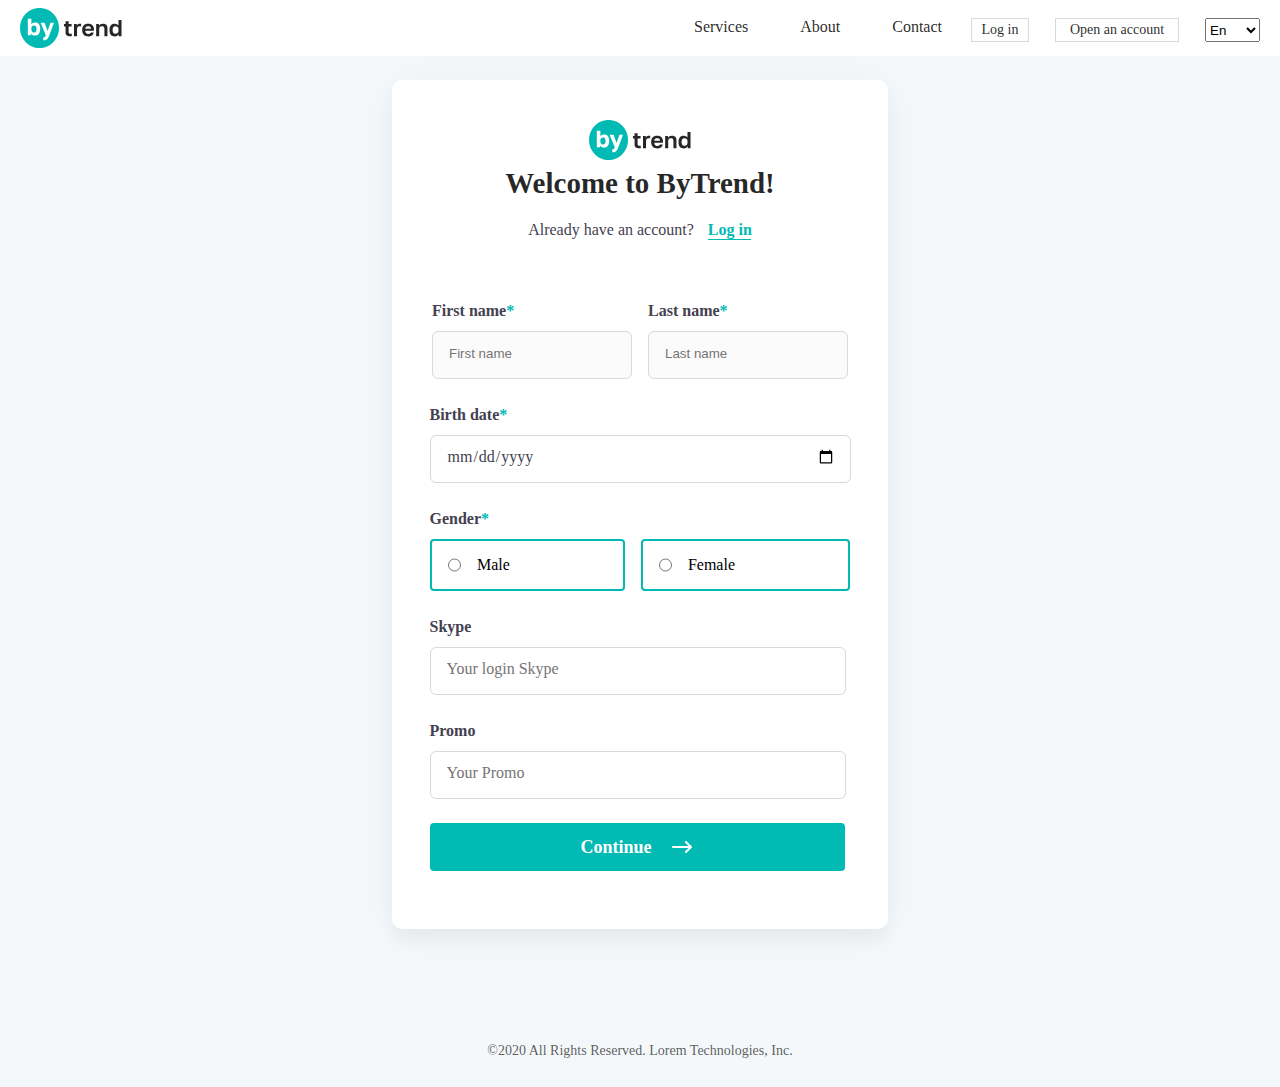
<file: index.html>
<!DOCTYPE html>
<html lang="en">
  <head>
    <meta charset="UTF-8" />
    <meta http-equiv="X-UA-Compatible" content="IE=edge" />
    <meta name="viewport" content="width=device-width, initial-scale=1.0" />
    <title>Document</title>
    <link rel="stylesheet" href="./css/style.css" />
  </head>
  <body>
    <header>
      <nav class="container navbar">
        <a href="#" class="logo">
          <img src="./images/image1.svg" alt="photo" />
        </a>
        <div class="dr5">
          <div class="nav-items">
            <a href="#" class="nav-link">Services</a>
            <a href="#" class="nav-link">About</a>
            <a href="#" class="nav-link">Contact</a>
          </div>
          <div class="nav-buttons">
            <button class="btn1">
              <a href="./pages/login.html" class="a1">Log in</a>
            </button>
            <button class="btn2">
              <a href="./index.html" class="a1">Open an account</a>
            </button>

            <form>
              <div class="form1">
                <select name="language" id="language">
                  <!-- <option value="">Choose language</option> -->
                  <option value="en">En</option>
                  <option value="uz">Uz</option>
                  <option value="ru">Ru</option>
                </select>
              </div>
            </form>
          </div>
        </div>
      </nav>
    </header>
    <main>
      <section class="register">
        <div class="container register-content">
          <div class="d4">
            <div class="d1"><img src="./images/image2.svg" alt="photo" /></div>
            <div class="d2">
              <p class="p1">Welcome to ByTrend!</p>
            </div>
            <div class="d3">
              <p class="p2">Already have an account?</p>
              <div class="d5">
                <a href="./pages/login.html" class="a2">Log in</a>
                <span class="line1"></span>
              </div>
            </div>
          </div>

          <form>
            <div class="d6">
              <div class="form2">
                <label for="First name" class="label1"
                  >First name<span style="color: #01bab3">*</span></label
                >
                <input
                  type="text"
                  placeholder="First name"
                  name="First name"
                  id="First name"
                  required
                  class="input1"
                />
              </div>
              <div class="form2">
                <label for="Last name" class="label1"
                  >Last name<span style="color: #01bab3">*</span></label
                >
                <input
                  type="text"
                  placeholder="Last name"
                  name="Last name"
                  id="Last name"
                  required
                  class="input1"
                />
              </div>
            </div>

            <div class="form3">
              <label for="Date" class="label3"
                >Birth date<span style="color: #01bab3">*</span></label
              >
              <input
                type="date"
                placeholder="06.12.1992"
                name="Date"
                id="Date"
                required
                class="input3"
              />
              <!-- <img
                src="./images/Date 16 - 24px.svg"
                alt="photo"
                class="image3"
              /> -->
            </div>
            <div class="form2">
              <label for="Gender" class="label1 ll"
                >Gender<span style="color: #01bab3">*</span></label
              >
              <div class="d9">
                <div class="d8">
                  <input
                    type="radio"
                    value="Male"
                    name="Gender"
                    id="Gender"
                    required
                    class="input1"
                  />
                  <div class="p5">Male</div>
                </div>
                <div class="d8">
                  <input
                    type="radio"
                    value="Female"
                    name="Gender"
                    id="Gender"
                    required
                    class="input1"
                  />
                  <div class="p5">Female</div>
                </div>
              </div>
            </div>
            <div class="form3">
              <label for="Skype" class="label3">Skype</label>
              <input
                type="text"
                placeholder="Your login Skype"
                name="Skype"
                id="Skype"
                required
                class="input4"
              />
            </div>
            <div class="form3">
              <label for="Promo" class="label3">Promo</label>
              <input
                type="text"
                placeholder="Your Promo"
                name="Promo"
                id="Promo"
                required
                class="input4"
              />
            </div>
            <button class="btn5" type="submit">
              <a href="./pages/continue.html" class="aaa3"
                >Continue<img src="./images/icon.svg" alt="phot" class="phot"
              /></a>
            </button>
          </form>
        </div>
      </section>
    </main>
    <footer>
      <div class="container footer-content">
        <div class="p6">
          ©2020 All Rights Reserved. Lorem Technologies, Inc.
        </div>
      </div>
    </footer>
  </body>
</html>
</file>
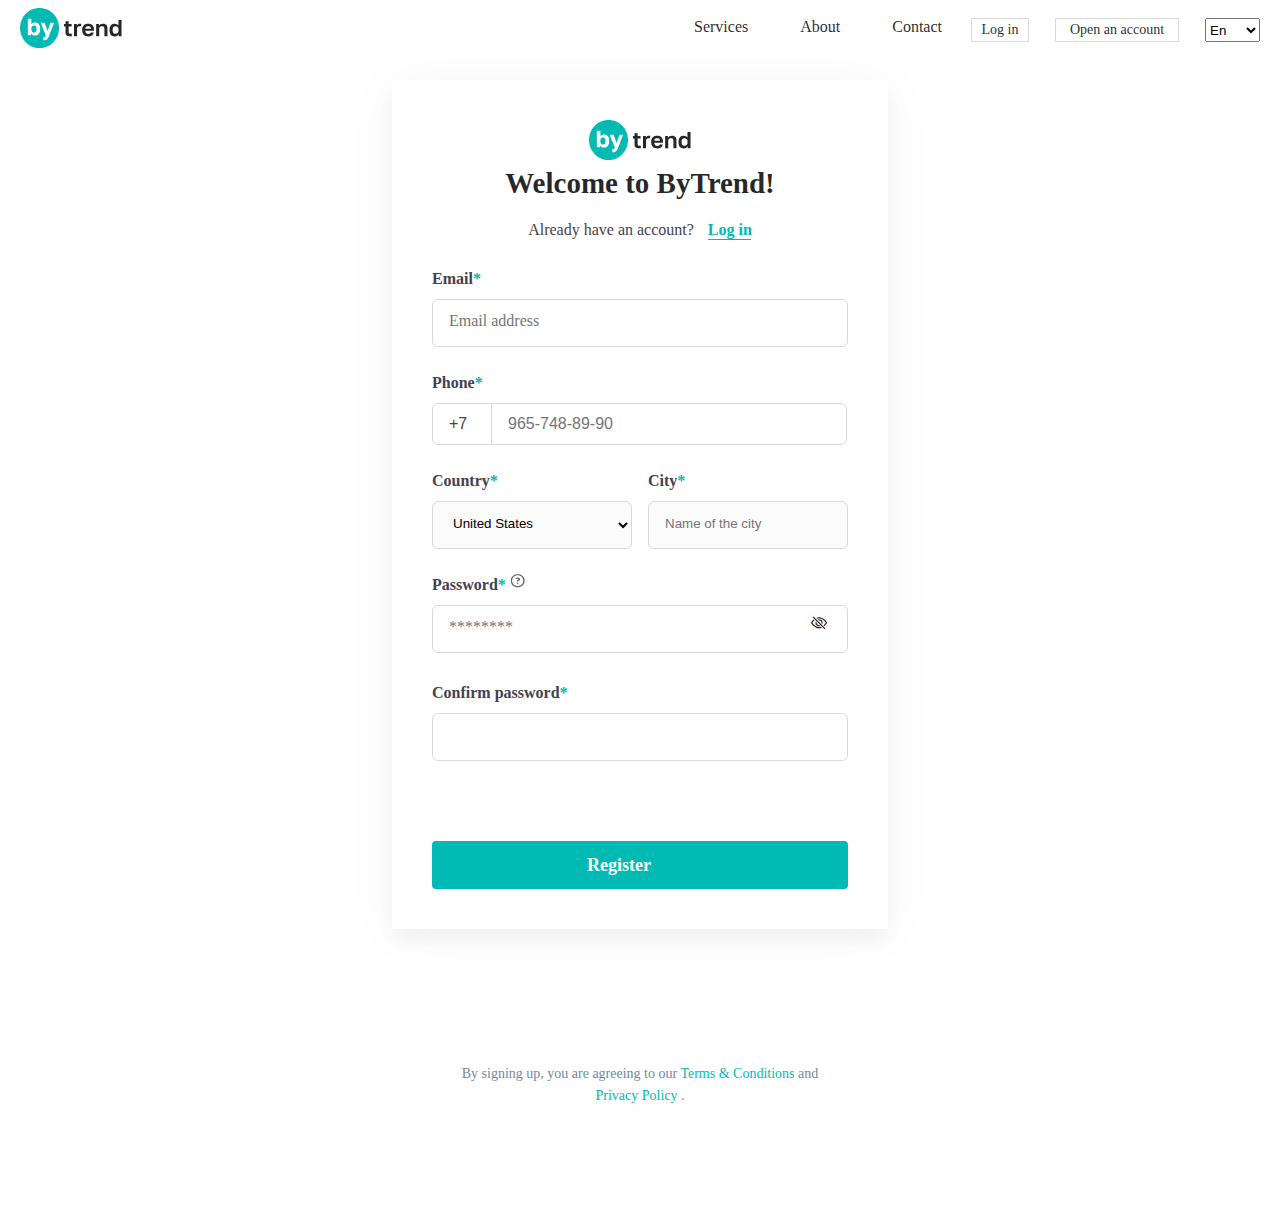
<file: pages/continue.html>
<!DOCTYPE html>
<html lang="en">
  <head>
    <meta charset="UTF-8" />
    <meta http-equiv="X-UA-Compatible" content="IE=edge" />
    <meta name="viewport" content="width=device-width, initial-scale=1.0" />
    <title>Document</title>
    <link rel="stylesheet" href="../css/style.css" />
    <link
      rel="stylesheet"
      href="https://cdn.jsdelivr.net/npm/bootstrap-icons@1.3.0/font/bootstrap-icons.css"
    />
  </head>
  <body>
    <header>
      <nav class="container navbar">
        <a href="#" class="logo">
          <img src="../images/image1.svg" alt="photo" />
        </a>
        <div class="dr5">
          <div class="nav-items">
            <a href="#" class="nav-link">Services</a>
            <a href="#" class="nav-link">About</a>
            <a href="#" class="nav-link">Contact</a>
          </div>
          <div class="nav-buttons">
            <button class="btn1">
              <a href="../pages/login.html" class="a1">Log in</a>
            </button>
            <button class="btn2">
              <a href="../index.html" class="a1">Open an account</a>
            </button>

            <form>
              <div class="form1">
                <select name="language" id="language">
                  <!-- <option value="">Choose language</option> -->
                  <option value="en">En</option>
                  <option value="uz">Uz</option>
                  <option value="ru">Ru</option>
                </select>
              </div>
            </form>
          </div>
        </div>
      </nav>
    </header>
    <main>
      <section class="registered">
        <div class="container registered-content">
          <div class="d4">
            <div class="d1"><img src="../images/image2.svg" alt="photo" /></div>
            <div class="d2">
              <p class="p1">Welcome to ByTrend!</p>
            </div>
            <div class="d3">
              <p class="p2">Already have an account?</p>
              <div class="d5">
                <a href="../pages/login.html" class="a2">Log in</a>
                <span class="line1"></span>
              </div>
            </div>
          </div>
          <form>
            <div class="form3">
              <label for="email" class="label3"
                >Email<span style="color: #01bab3">*</span></label
              >
              <input
                type="email"
                placeholder="Email address"
                name="email"
                id="email"
                required
                class="input4"
              />
            </div>
            <div class="form3">
              <label for="phone" class="label3"
                >Phone<span style="color: #01bab3">*</span></label
              >
              <input
                type="tel"
                value="+7"
                name="phone"
                id="phone"
                required
                class="input6 phone"
              />
              <input
                type="tel"
                placeholder="965-748-89-90"
                name="phone"
                id="phone"
                required
                class="input5 phone1"
              />
            </div>
            <div class="dc1">
              <div class="form1">
                <label for="Country" class="label3"
                  >Country<span style="color: #01bab3">*</span></label
                >
                <select name="Country" id="Country" class="input1">
                  <!-- <option value="">Choose language</option> -->
                  <option value="US">United States</option>
                  <option value="uz">Uzbekistan</option>
                  <option value="ru">Russia</option>
                </select>
              </div>
              <div class="form1">
                <label for="city" class="label3"
                  >City<span style="color: #01bab3">*</span></label
                >
                <input
                  type="text"
                  placeholder="Name of the city"
                  name="city"
                  id="city"
                  required
                  class="input1"
                />
              </div>
            </div>
            <div class="form3 password-filed">
              <label for="password" class="label3"
                >Password<span style="color: #01bab3">*</span>
                <img src="../images/Setting 26 - 24px.svg" alt="photo" />
              </label>
              <input
                type="password"
                placeholder="********"
                name="password"
                id="password"
                required
                class="input4 in"
              />
              <i class="bi bi-eye-slash" id="togglePassword"></i>
            </div>
            <div class="form3">
              <label for="Confirm password" class="label1 lll"
                >Confirm password<span style="color: #01bab3">*</span>
              </label>
              <input
                type="password"
                name="Confirm password"
                id="Confirm password"
                required
                class="input4 inn"
              />
            </div>
            <button class="btn5 bt" type="submit">
              <a href="../pages/login.html" class="aaa3">Register</a>
            </button>
          </form>
      </section>
      <div class="dc6">
        <p class="pc1">By signing up, you are agreeing to our
          <span style="color: #01bab3">Terms & Conditions </span> and
          <span style="color: #01bab3">Privacy Policy</span> .</p>
      </div>
    </main>
      
    <script src="../js/main.js"></script>
  </body>
</html>
</file>
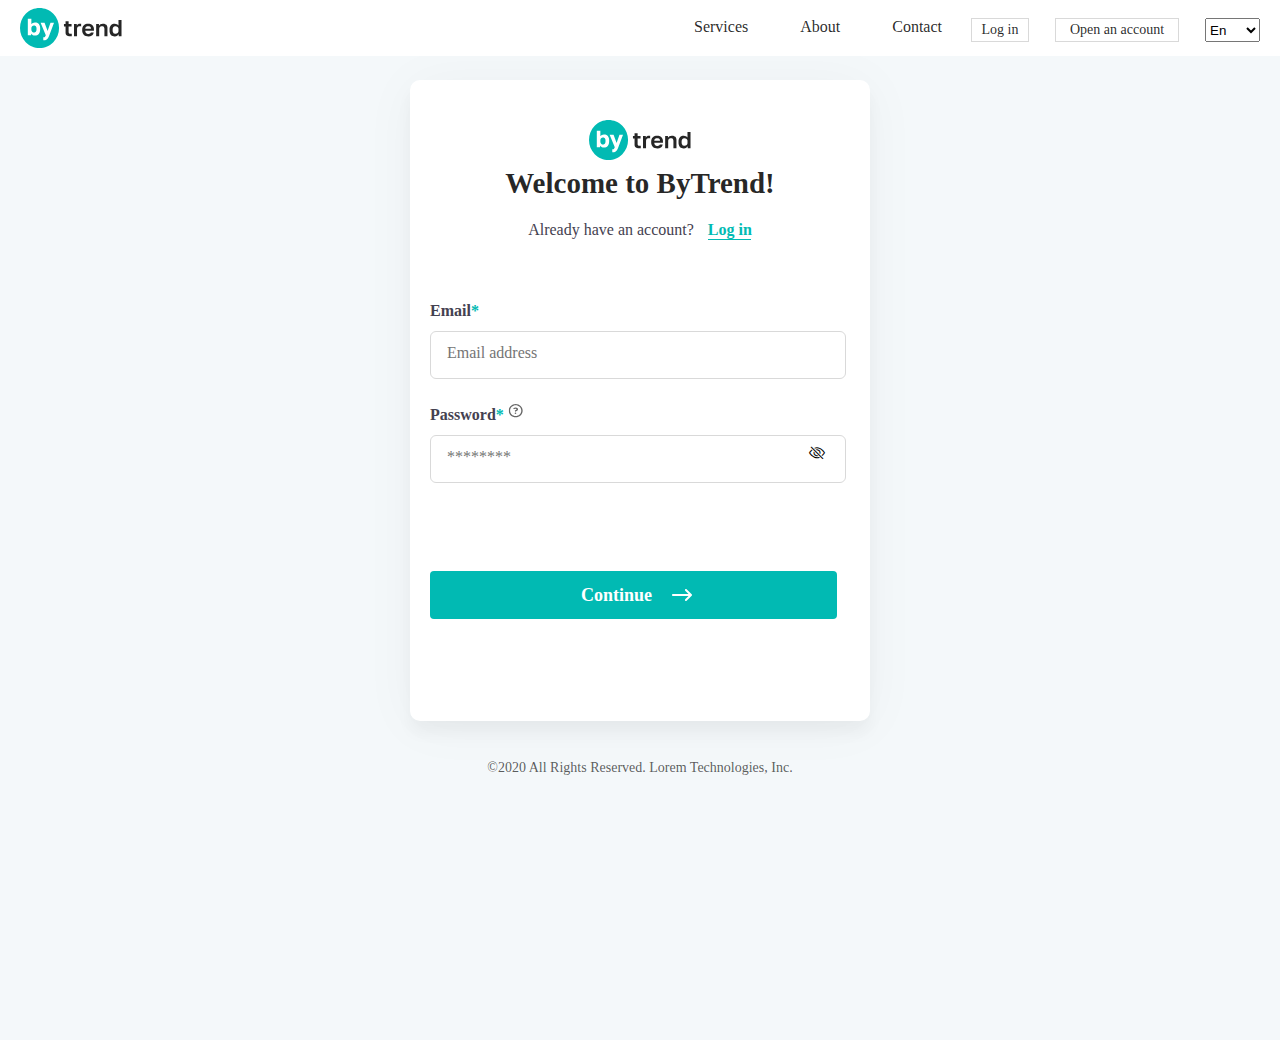
<file: pages/login.html>
<!DOCTYPE html>
<html lang="en">
  <head>
    <meta charset="UTF-8" />
    <meta http-equiv="X-UA-Compatible" content="IE=edge" />
    <meta name="viewport" content="width=device-width, initial-scale=1.0" />
    <title>Document</title>
    <link
      rel="stylesheet"
      href="https://cdn.jsdelivr.net/npm/bootstrap-icons@1.3.0/font/bootstrap-icons.css"
    />
    <link rel="stylesheet" href="../css/style.css" />
  </head>
  <body>
    <header>
      <nav class="container navbar">
        <a href="#" class="logo">
          <img src="../images/image1.svg" alt="photo" />
        </a>
        <div class="dr5">
          <div class="nav-items">
            <a href="#" class="nav-link">Services</a>
            <a href="#" class="nav-link">About</a>
            <a href="#" class="nav-link">Contact</a>
          </div>
          <div class="nav-buttons">
            <button class="btn1">
              <a href="../pages/login.html" class="a1">Log in</a>
            </button>
            <button class="btn2">
              <a href="../index.html" class="a1">Open an account</a>
            </button>

            <form>
              <div class="form1">
                <select name="language" id="language">
                  <!-- <option value="">Choose language</option> -->
                  <option value="en">En</option>
                  <option value="uz">Uz</option>
                  <option value="ru">Ru</option>
                </select>
              </div>
            </form>
          </div>
        </div>
      </nav>
    </header>
    <main>
      <section class="register">
        <div class="container login-content">
          <div class="d4">
            <div class="d1"><img src="../images/image2.svg" alt="photo" /></div>
            <div class="d2">
              <p class="p1">Welcome to ByTrend!</p>
            </div>
            <div class="d3">
              <p class="p2">Already have an account?</p>
              <div class="d5">
                <a href="../pages/login.html" class="a2">Log in</a>
                <span class="line1"></span>
              </div>
            </div>
          </div>
          <form>
            <div class="form3">
              <label for="email" class="label1"
                >Email<span style="color: #01bab3">*</span></label
              >
              <input
                type="email"
                placeholder="Email address"
                name="email"
                id="email"
                required
                class="input4"
              />
            </div>
            <div class="form3 password-filed">
              <label for="password" class="label3"
                >Password<span style="color: #01bab3">*</span>
                <img src="../images/Setting 26 - 24px.svg" alt="photo" />
              </label>
              <input
                type="password"
                placeholder="********"
                name="password"
                id="password"
                required
                class="input4"
              />
              <i class="bi bi-eye-slash" id="togglePassword"></i>
            </div>
            <button class="btn5 bt1" type="submit">
              <a href="./pages/continue.html" class="aaa3"
                >Continue<img src="../images/icon.svg" alt="phot" class="phot"
              /></a>
            </button>
          </form>
        </div>
        <div class="d18">
          ©2020 All Rights Reserved. Lorem Technologies, Inc.
        </div>
      </section>
    </main>
    <script src="../js/main.js"></script>
  </body>
</html>
</file>
<file: css/style.css>
* {
  margin: 0px;
  padding: 0px;
  box-sizing: border-box;
}
.container {
  padding: 0px 20px;
  margin: 0px auto;
  max-width: 1336px;
}
header {
  background: #ffffff;
  background: #ffffff;
  position: fixed;
  top: 0;
  left: 0;
  width: 100%;
  height: 56px;
  z-index: 22;
}
.label1 {
  padding-top: 56px;
}
a {
  text-decoration: none;
  color: rgba(0, 0, 0, 0.85);
}
.navbar {
  padding-top: 8px;
  display: flex;
  align-items: center;
  justify-content: space-between;
  column-gap: 29px;
}
.nav-buttons {
  display: flex;
  column-gap: 26px;
}
.nav-items {
  display: flex;
  column-gap: 52px;
}
/* .logo {
  padding-right: 480px;
} */
.dr5 {
  display: flex;
  column-gap: 29px;
}
.nav-links {
  font-family: "?????";
  font-style: normal;
  font-weight: 400;
  font-size: 14px;
  line-height: 14px;
  color: rgba(0, 0, 0, 0.85);
}
.btn1,
.btn2 {
  border: 1px solid #d9d9d9;
  font-family: "?????";
  font-style: normal;
  font-weight: 400;
  font-size: 14px;
  line-height: 14px;
  padding: 2px 9px;
  background-color: #ffffff;
}
.btn1 {
  width: 58px;
  height: 24px;
}
.btn2 {
  width: 124px;
  height: 24px;
}
#language {
  height: 24px;
  width: 55px;
  outline: none;
}
.register {
  background-color: #f4f8fa;
  height: 1040px;
  padding-top: 80px;
  z-index: 2;
}
.registered {
  background-color: #fff;
  height: 1040px;
  padding-top: 80px;
  z-index: 2;
}
.register-content {
  max-width: 496px;
  height: 849px;
  background: #ffffff;
  box-shadow: 0px 12px 16px rgba(0, 0, 0, 0.04),
    0px 4px 56px rgba(0, 0, 0, 0.04);
  border-radius: 10px;
  display: flex;
  flex-direction: column;
  align-items: center;
}
.login-content {
  max-width: 460px;
  height: 641px;
  background: #ffffff;
  box-shadow: 0px 12px 16px rgba(0, 0, 0, 0.04),
    0px 4px 56px rgba(0, 0, 0, 0.04);
  border-radius: 10px;
  display: flex;
  flex-direction: column;
  align-items: center;
}
.registered-content {
  box-shadow: 0px 12px 16px rgba(0, 0, 0, 0.04),
    0px 4px 56px rgba(0, 0, 0, 0.04);
  max-width: 496px;
  height: 849px;
  background: #ffffff;
  display: flex;
  flex-direction: column;
  align-items: center;
}
.d4 {
  padding-top: 40px;
  display: flex;
  flex-direction: column;
  align-items: center;
}
.p1 {
  font-family: "Segoe UI";
  font-style: normal;
  font-weight: 700;
  font-size: 29px;
  line-height: 39px;
  text-align: center;

  color: rgba(0, 0, 0, 0.85);
}
.d3 {
  display: flex;
  column-gap: 14px;
  padding-top: 14px;
}
.p2 {
  font-family: "?????";
  font-style: normal;
  font-weight: 400;
  font-size: 16px;
  line-height: 26px;
  color: #444150;
  text-align: center;
}
.a2 {
  font-family: "Segoe UI";
  font-style: normal;
  font-weight: 600;
  font-size: 16px;
  line-height: 26px;
  color: #01bab3;
}
.line1 {
  display: block;
  width: 43px;
  height: 1px;
  background: #01bab3;
  margin-top: -4px;
}
.label1 {
  font-family: "Segoe UI";
  font-style: normal;
  font-weight: 600;
  font-size: 16px;
  line-height: 24px;
  display: block;
  color: #444150;
  padding-bottom: 8px;
}
.input1 {
  outline: none;
  max-width: 200px;
  height: 48px;
  background: #fbfbfb;
  border: 1px solid #d9d9d9;
  border-radius: 6px;
  padding: 10px 0px 14px 16px;
}
.d6 {
  display: flex;
  justify-content: center;
  column-gap: 16px;
}
.label3 {
  padding-bottom: 8px;
  padding-top: 24px;
  display: block;
  font-family: "Segoe UI";
  font-style: normal;
  font-weight: 600;
  font-size: 16px;
  line-height: 24px;
  color: #444150;
}
.input3 {
  outline: none;
  max-width: 100%;
  height: 48px;
  padding: 10px 14px 14px 16px;
  background: #ffffff;
  border: 1px solid #d9d9d9;
  border-radius: 6px;
  font-family: "?????";
  font-style: normal;
  font-weight: 400;
  font-size: 16px;
  line-height: 24px;
  color: #444150;
}
.input3::-webkit-calendar-picker-indicator {
  margin-left: 265px;
}
.d8 {
  padding-left: 16px;
  padding-right: 113px;
  display: flex;
  align-items: center;
  column-gap: 16px;
  background: #ffffff;
  border: 2px solid #01bab3;
  border-radius: 4px;
}
.d9 {
  display: flex;
  justify-content: center;
  column-gap: 16px;
}
input[name="Gender"] {
  accent-color: green;
}
.ll {
  padding-top: 24px;
}
.input4 {
  outline: none;
  position: relative;
  height: 48px;
  padding: 10px 0px 14px 16px;
  background: #ffffff;
  border: 1px solid #d9d9d9;
  border-radius: 6px;
  font-family: "?????";
  font-style: normal;
  font-weight: 400;
  font-size: 16px;
  line-height: 24px;
  color: #444150;
}
.input5 {
  /* font-family: "?????"; */
  font-style: normal;
  font-weight: 400;
  font-size: 16px;
  /* line-height: 24px; */
  padding: 11px 14px 11px 16px;
  border: 1px solid #d9d9d9;
  border-top-right-radius: 6px;
  border-bottom-right-radius: 6px;
  margin-left: -5px;
  outline: none;
}
.input6 {
  outline: none;
  border-top-left-radius: 6px;
  border-bottom-left-radius: 6px;
  padding: 11px 14px 11px 16px;
  border: 1px solid #d9d9d9;
  /* font-family: "Segoe UI"; */
  font-style: normal;
  font-weight: 400;
  font-size: 16px;
  /* line-height: 24px; */
  /* or 150% */

  color: #444150;
}
.input4[type="text"] {
  width: 416px;
}
.input4[type="email"] {
  width: 416px;
}
.input4[type="password"] {
  width: 416px;
}
.input5[type="tel"] {
  width: 356px;
}
.input6[type="tel"] {
  width: 60px;
}
.input3[type="text"] {
  width: 416px;
}
.input1[type="text"] {
  width: 200px;
}
.btn5 {
  border: none;
  margin-top: 24px;
  padding-left: 151px;
  padding-top: 12px;
  padding-bottom: 12px;
  padding-right: 193px;
  background: #01bab3;
  border-radius: 4px;
  font-family: "Segoe UI";
  font-style: normal;
  font-weight: 600;
  font-size: 18px;
  line-height: 24px;
  text-align: center;
  color: #ffffff;
}
.phot {
  position: absolute;
  padding-left: 18px;
}
.aaa3 {
  color: #ffffff;
}
.dr1 {
  display: block;
}
footer {
  background-color: #f4f8fa;
}
.p6 {
  padding-bottom: 25px;
  text-align: center;
  font-family: "?????";
  font-style: normal;
  font-weight: 400;
  font-size: 14px;
  line-height: 22px;
  /* identical to box height, or 157% */

  text-align: center;

  color: rgba(0, 0, 0, 0.65);
}
.d18 {
  padding-top: 36px;
  padding-bottom: 25px;
  text-align: center;
  font-family: "?????";
  font-style: normal;
  font-weight: 400;
  font-size: 14px;
  line-height: 22px;
  /* identical to box height, or 157% */

  text-align: center;

  color: rgba(0, 0, 0, 0.65);
}
.phone,
.phone1 {
  display: inline-block;
}
#Country {
  width: 200px;
}
.dc1 {
  display: flex;
  justify-content: center;
  column-gap: 16px;
}
.in {
  position: absolute;
}
.pho {
  position: absolute;
  right: 37%;
  top: 83.5%;
}
.photo10 {
  position: absolute;
  right: 37%;
  top: 60.5%;
}
/* .inn {
  border: 1px solid #fb3838;
} */
.lll {
  padding-top: 76px;
}
.bt {
  margin-top: 80px;
  width: 416px;
}
.bt1 {
  margin-top: 88px;
  padding-right: 185px;
}
.pc1 {
  padding-top: 23.14px;
  font-family: "?????";
  font-style: normal;
  font-weight: 400;
  font-size: 14px;
  line-height: 22px;
  text-align: center;
  color: #778699;
  max-width: 366px;
  text-align: center;
}
.dc6 {
  display: flex;
  justify-content: center;
  padding-bottom: 100px;
}
/* .password-filed {
  position: relative;
  display: inline-block;
} */
.bi-eye-slash,
.bi {
  position: absolute;
  left: 379px;
  top: 66px;
}
.password-filed {
  position: relative;
  display: inline-block;
}
@media (max-width: 728px) {
  .navbar {
    column-gap: 10px;
  }
  .dr5 {
    column-gap: 10px;
  }
  .nav-items {
    column-gap: 20px;
  }
}
@media (max-width: 728px) {
  header {
    height: 112px;
  }
  .dr5 {
    padding-top: 15px;
    flex-direction: column;
    align-items: center;
    row-gap: 20px;
  }
  .nav-items {
    column-gap: 68px;
  }
  .register {
    padding-top: 150px;
  }
}
@media (max-width: 539px) {
  .register-content {
    max-width: 300px;
    display: block;
    height: auto;
  }
  .register {
    height: auto;
  }
  .d6 {
    flex-direction: column;
    /* align-items: center; */
  }
  .input3::-webkit-calendar-picker-indicator {
    margin-left: 25px;
  }
  /* .form3 {
    display: flex;
    flex-direction: column;
    align-items: center;
  } */
  .d9 {
    flex-direction: column;
    row-gap: 30px;
  }
  .d8 {
    width: 200px;
  }
  .input4[type="text"] {
    width: 200px;
  }
  .input3[type="date"] {
    width: 200px;
  }
  .btn5 {
    width: 200px;
    padding-left: 25px;
    padding-right: 65px;
    margin-bottom: 50px;
  }
  .p6 {
    padding-top: 100px;
  }
}
@media (max-width: 431px) {
  header {
    height: auto;
  }
  .navbar {
    flex-direction: column;
    padding-bottom: 20px;
  }
  .register {
    padding-top: 180px;
  }
}

/* Second page */

@media (max-width: 728px) {
  .navbar {
    column-gap: 10px;
  }
  .dr5 {
    column-gap: 10px;
  }
  .nav-items {
    column-gap: 20px;
  }
}
@media (max-width: 728px) {
  header {
    height: 112px;
  }
  .dr5 {
    padding-top: 15px;
    flex-direction: column;
    align-items: center;
    row-gap: 20px;
  }
  .nav-items {
    column-gap: 68px;
  }
  .registered {
    padding-top: 150px;
  }
}
@media (max-width: 539px) {
  .registered-content {
    max-width: 300px;
    display: block;
    height: auto;
  }
  .register {
    height: auto;
  }
  .input4[type="email"] {
    width: 200px;
  }
  .input6[type="tel"] {
    width: 55px;
  }
  .input5[type="tel"] {
    width: 145px;
  }
  .dc1 {
    flex-direction: column;
  }
  .input4[type="password"] {
    width: 200px;
  }
  .bi-eye-slash,
  .bi {
    position: absolute;
    left: 169px;
    top: 66px;
  }
  .dc6 {
    max-width: 280px;
    padding-bottom: 100px;
  }
}
@media (max-width: 431px) {
  header {
    height: auto;
  }
  .navbar {
    flex-direction: column;
    padding-bottom: 20px;
  }
  .register {
    padding-top: 180px;
  }
}
@media (max-width: 539px) {
  .login-content {
    max-width: 300px;
    display: block;
    height: auto;
  }
  .register {
    height: auto;
  }
  .input4[type="email"] {
    width: 200px;
  }
  .input4[type="password"] {
    width: 200px;
  }
  .bi-eye-slash,
  .bi {
    position: absolute;
    left: 169px;
    top: 66px;
  }
}
</file>
